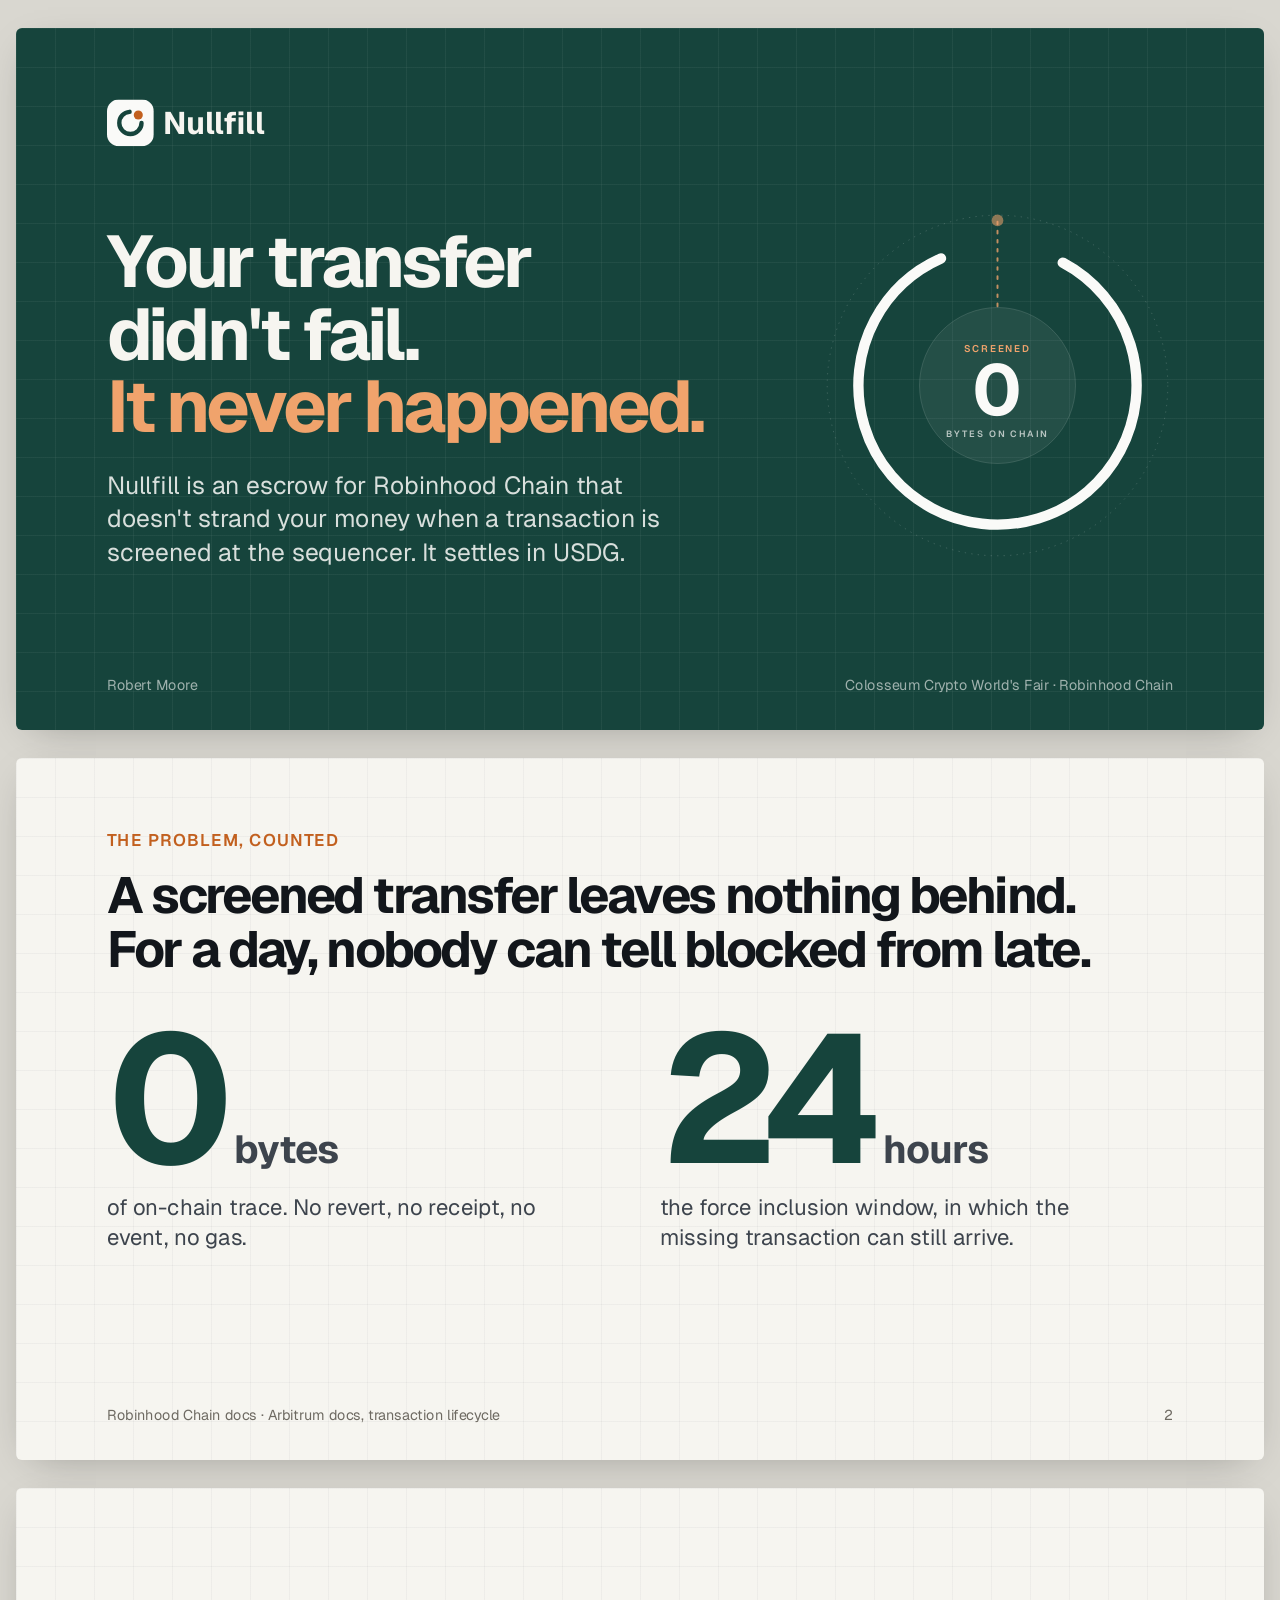
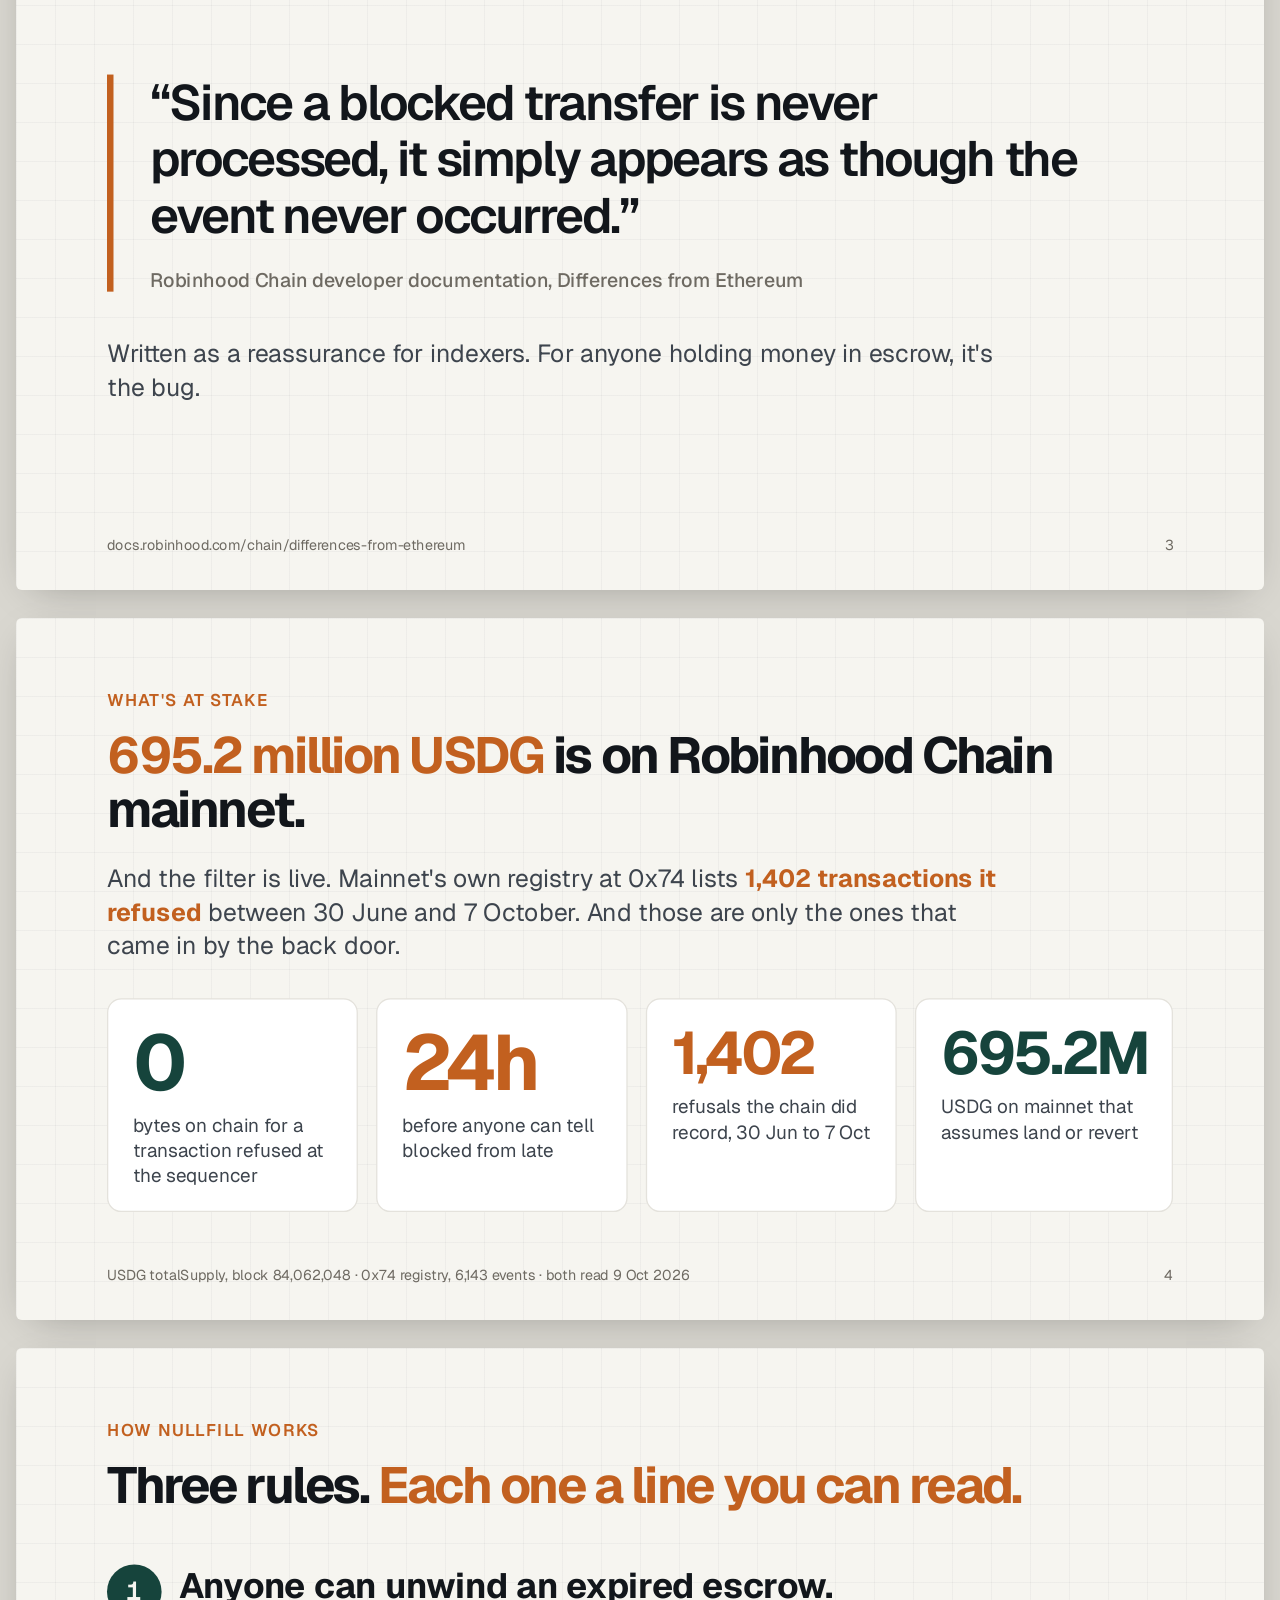
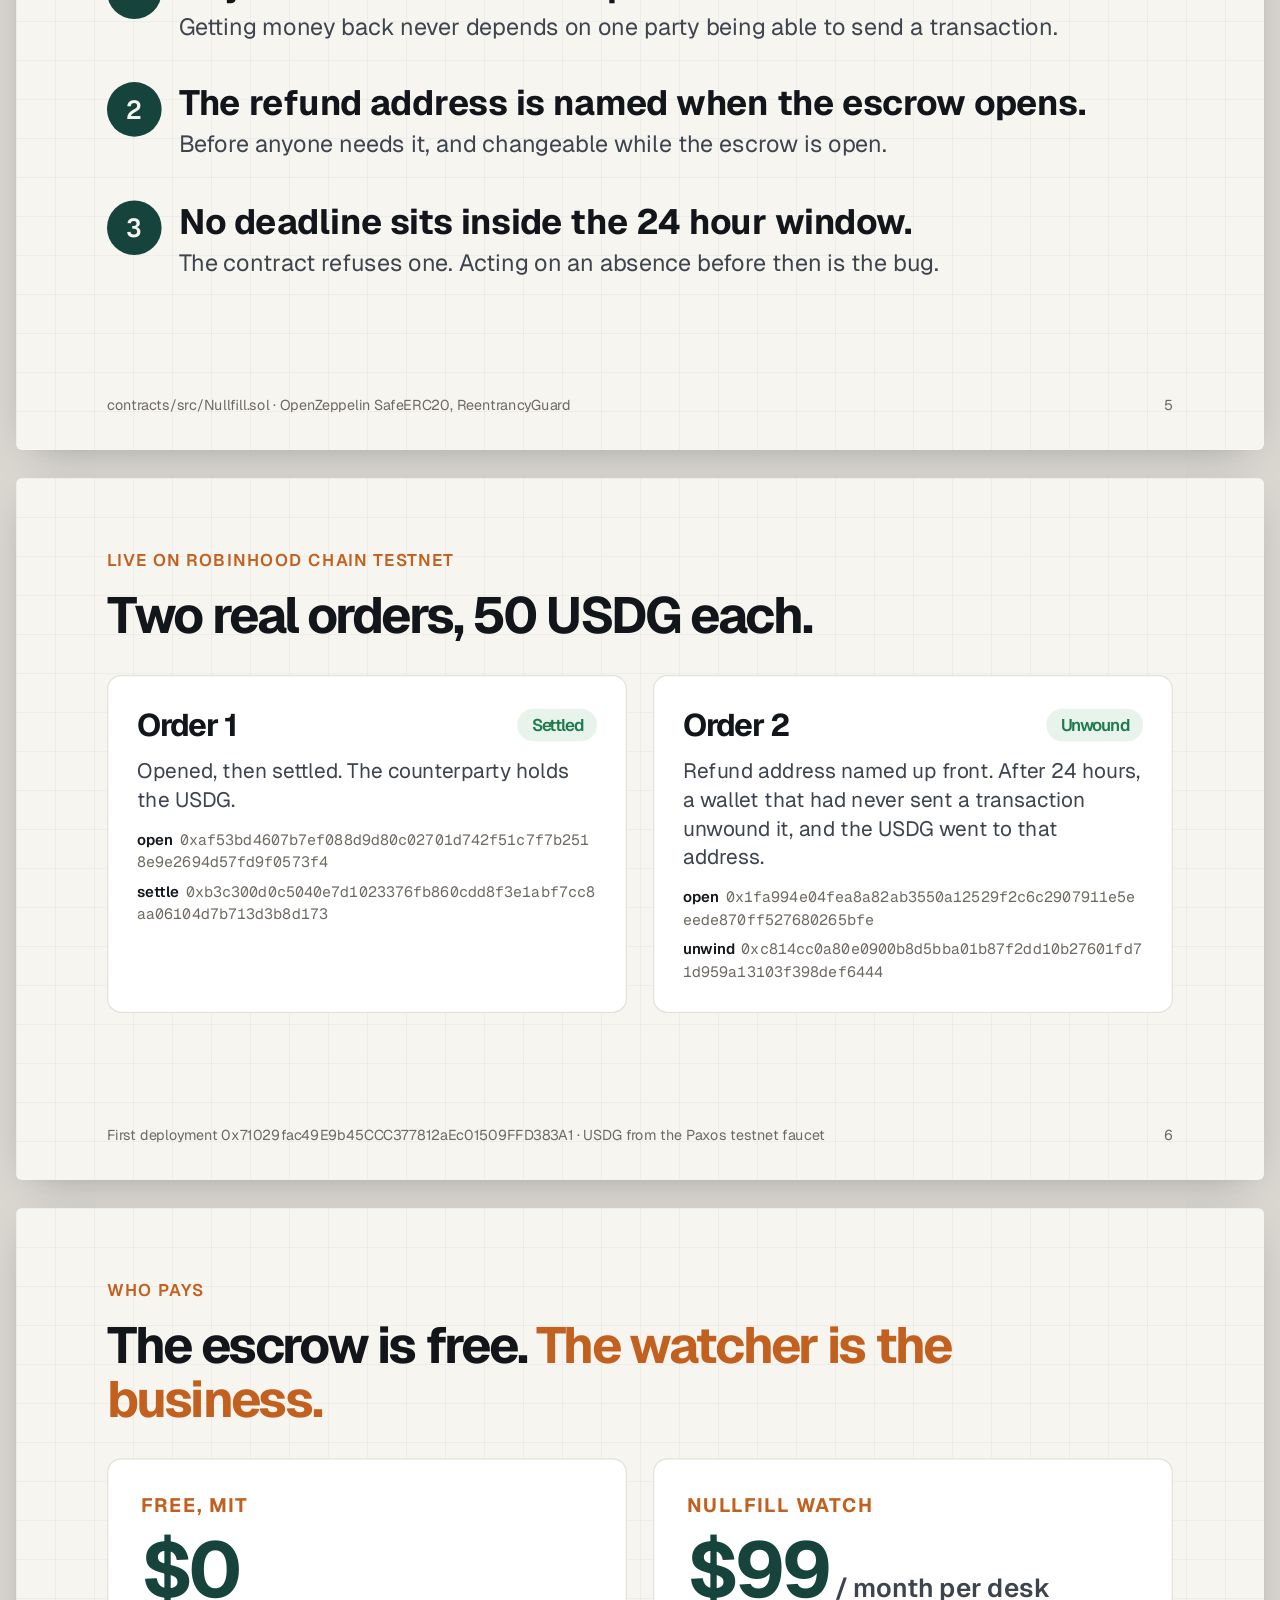
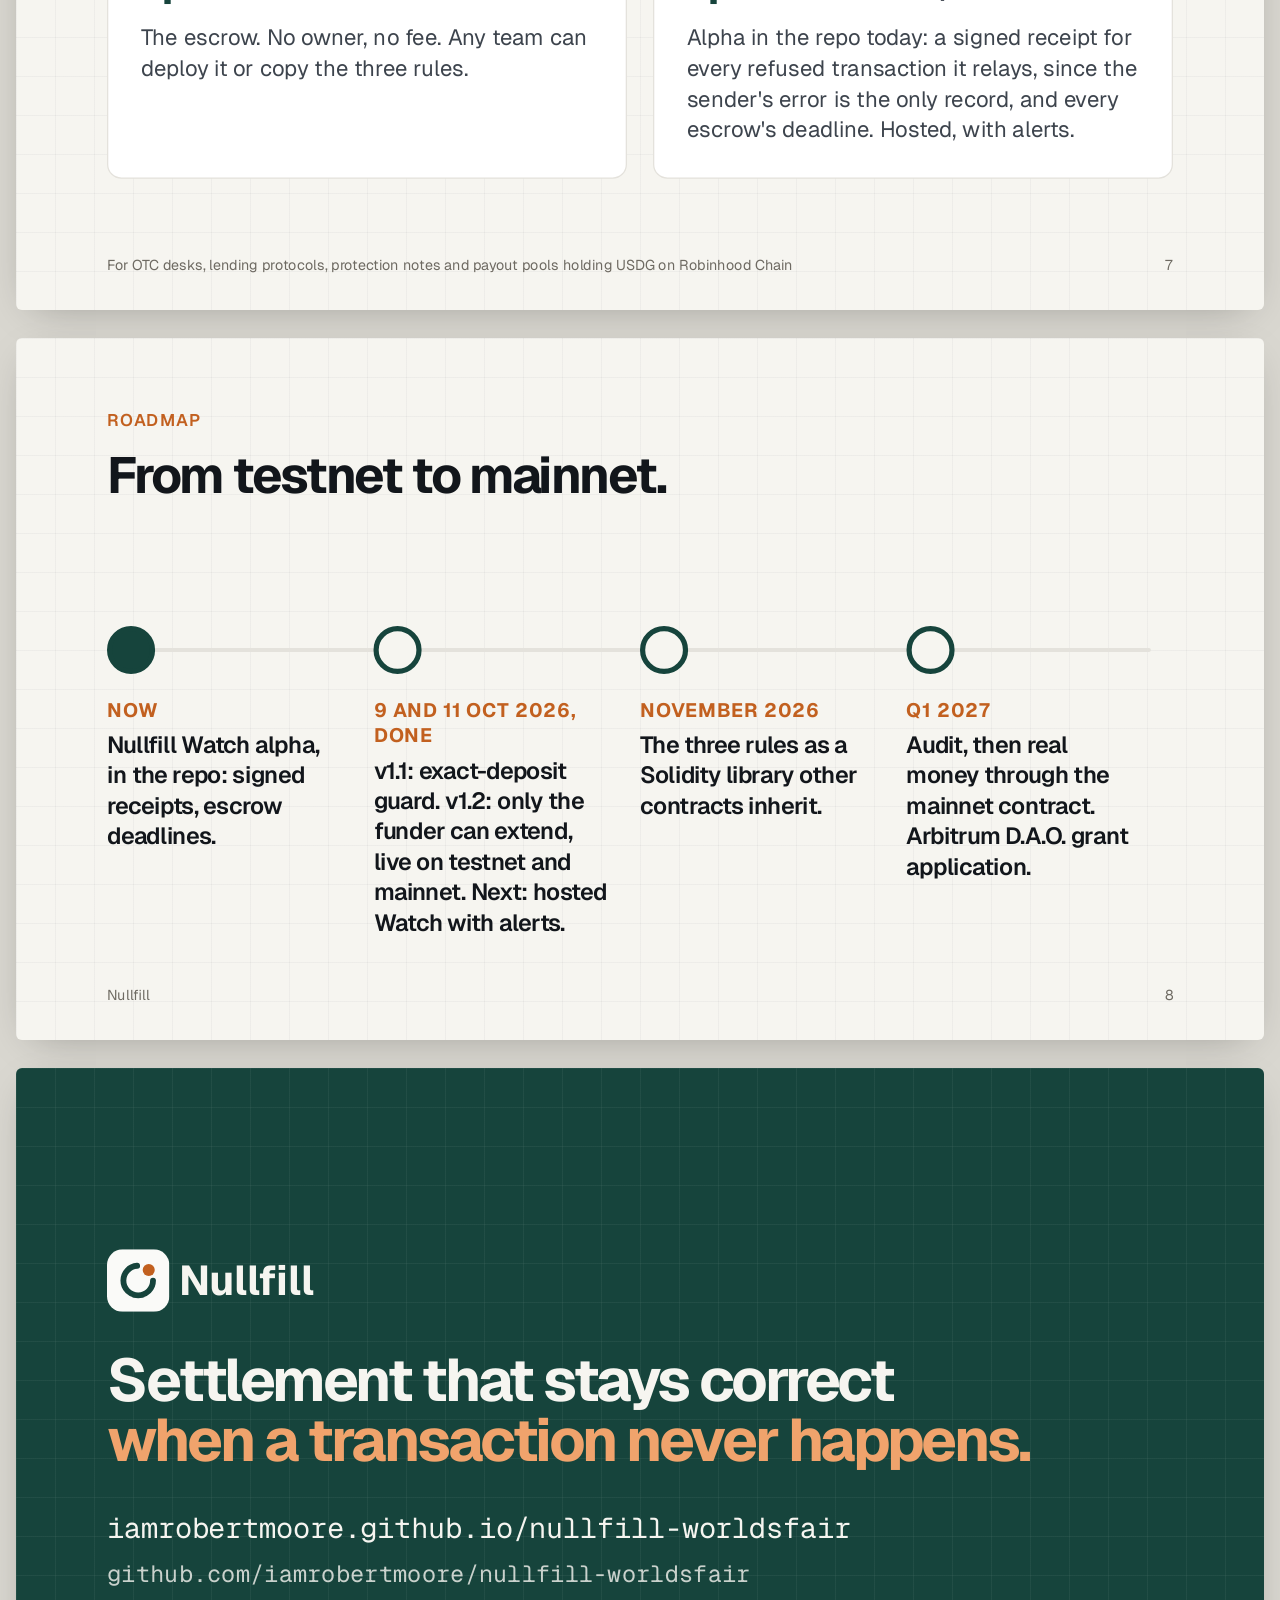
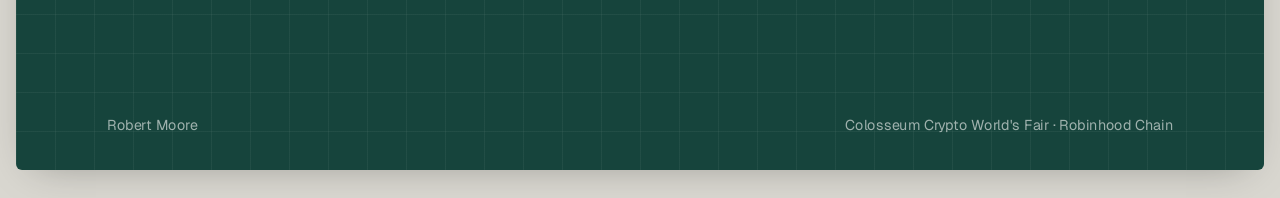
<file: web/deck/index.html>
<!DOCTYPE html>
<html lang="en">
<head>
<meta charset="utf-8">
<meta name="viewport" content="width=device-width, initial-scale=1">
<title>Nullfill · pitch deck</title>
<link rel="icon" href="../favicon.svg" type="image/svg+xml">
<link rel="preconnect" href="https://fonts.googleapis.com">
<link href="https://fonts.googleapis.com/css2?family=Geist:wght@400;500;600;700;800&family=Geist+Mono:wght@400;600&display=swap" rel="stylesheet">
<style>
  :root {
    --ink: #12161b; --ink-soft: #3d444d; --muted: #6e6a62;
    --paper: #f6f5f0; --paper-2: #f3f2ed; --line: #e4e2dc;
    --brand: #16443c; --brand-soft: #e6efec;
    --signal: #c2601f; --signal-soft: #fbeee5;
    --good: #1f7a4d; --good-soft: #e8f3ec;
    --serif: "Geist", "Inter", sans-serif;
    --sans: "Geist", "Inter", ui-sans-serif, -apple-system, "Segoe UI", Helvetica, Arial, sans-serif;
    --mono: "Geist Mono", "JetBrains Mono", ui-monospace, Menlo, monospace;
  }
  * { box-sizing: border-box; }
  html, body { margin: 0; background: #d9d7d0; color: var(--ink); font-family: var(--sans); }
  .deck { display: flex; flex-direction: column; align-items: center; gap: 28px; padding: 28px 0; }
  .frame { width: min(100vw - 32px, 1920px); aspect-ratio: 16 / 9; position: relative; overflow: hidden;
           box-shadow: 0 10px 40px -18px rgba(0,0,0,.35); border-radius: 6px; }
  .slide { position: absolute; top: 0; left: 0; width: 1920px; height: 1080px; transform-origin: 0 0;
           background: var(--paper); padding: 110px 140px; display: flex; flex-direction: column; }
  .slide.dark { background: var(--brand); color: var(--paper); }
  /* a faint grid, the only decoration */
  .slide::before { content: ""; position: absolute; inset: 0; pointer-events: none;
    background-image: linear-gradient(rgba(18,22,27,.035) 1px, transparent 1px),
                      linear-gradient(90deg, rgba(18,22,27,.035) 1px, transparent 1px);
    background-size: 60px 60px; }
  .slide.dark::before { background-image: linear-gradient(rgba(250,250,248,.05) 1px, transparent 1px),
                      linear-gradient(90deg, rgba(250,250,248,.05) 1px, transparent 1px); }
  .slide > * { position: relative; }
  .foot { position: absolute; left: 140px; right: 140px; bottom: 56px; display: flex; justify-content: space-between;
          font-size: 22px; color: var(--muted); }
  .dark .foot { color: rgba(250,250,248,.6); }
  .brand { display: flex; align-items: center; gap: 14px; font-weight: 700; color: var(--ink); }
  .dark .brand { color: var(--paper); }
  .eyebrow { font-size: 26px; font-weight: 600; letter-spacing: .08em; text-transform: uppercase; color: var(--signal); margin: 0 0 26px; }
  h1 { font-family: var(--serif); font-size: 112px; line-height: 1.0; letter-spacing: -0.05em; margin: 0; font-weight: 700; }
  h1 em, h2 em { font-style: normal; color: var(--signal); }
  .dark h1 em { color: #f0a36c; }
  h2 { font-family: var(--serif); font-size: 78px; line-height: 1.06; letter-spacing: -0.045em; margin: 0 0 40px; font-weight: 700; max-width: 1560px; }
  .gap { color: var(--signal); }
  .lede { font-size: 38px; line-height: 1.35; color: var(--ink-soft); max-width: 1400px; margin: 40px 0 0; }
  .dark .lede { color: rgba(250,250,248,.85); }
  .big { display: grid; grid-template-columns: 1fr 1fr; gap: 60px; margin-top: 30px; }
  .num { font-family: var(--serif); font-size: 280px; font-weight: 700; letter-spacing: -0.06em; line-height: .85; color: var(--brand); }
  .num span { font-family: var(--sans); font-size: 60px; letter-spacing: -0.01em; margin-left: 16px; color: var(--ink-soft); font-weight: 700; }
  .cap { font-size: 34px; line-height: 1.35; color: var(--ink-soft); margin-top: 26px; max-width: 700px; }
  blockquote { margin: 0; font-family: var(--serif); font-size: 76px; line-height: 1.14; letter-spacing: -0.04em; font-weight: 600; max-width: 1560px;
               border-left: 10px solid var(--signal); padding-left: 56px; }
  cite { display: block; font-family: var(--sans); font-style: normal; font-size: 30px; font-weight: 500; color: var(--muted); margin-top: 40px; letter-spacing: 0; }
  .stat-row { display: grid; grid-template-columns: repeat(4, 1fr); gap: 28px; margin-top: 56px; }
  .card { background: #fff; border: 2px solid var(--line); border-radius: 22px; padding: 36px 38px; }
  .card .k { font-family: var(--serif); font-size: 120px; font-weight: 700; letter-spacing: -0.06em; color: var(--brand); line-height: 1; }
  .card .k.warn { color: var(--signal); }
  .card .t { font-size: 29px; line-height: 1.32; color: var(--ink-soft); margin-top: 18px; }
  .rules { list-style: none; padding: 0; margin: 40px 0 0; display: grid; gap: 64px; counter-reset: r; }
  .rules li { counter-increment: r; display: grid; grid-template-columns: 110px 1fr; align-items: start;
              font-size: 54px; line-height: 1.22; font-weight: 700; }
  .rules li::before { content: counter(r); width: 84px; height: 84px; border-radius: 50%; background: var(--brand); color: var(--paper);
              display: grid; place-items: center; font-family: var(--mono); font-size: 40px; font-weight: 600; }
  .rules small { display: block; font-size: 36px; font-weight: 400; color: var(--ink-soft); margin-top: 8px; }
  .orders { display: grid; grid-template-columns: 1fr 1fr; gap: 40px; margin-top: 10px; }
  .order { background: #fff; border: 2px solid var(--line); border-radius: 22px; padding: 44px; }
  .order h3 { margin: 0 0 18px; font-family: var(--serif); font-weight: 700; letter-spacing: -0.04em; font-size: 48px; display: flex; justify-content: space-between; align-items: center; }
  .pill { font-family: var(--sans); font-size: 26px; font-weight: 600; border-radius: 999px; padding: 8px 22px; }
  .pill.good { background: var(--good-soft); color: var(--good); }
  .order p { font-size: 32px; line-height: 1.38; color: var(--ink-soft); margin: 0 0 22px; }
  code, .mono { font-family: var(--mono); }
  .hash { font-family: var(--mono); font-size: 23px; color: var(--muted); word-break: break-all; line-height: 1.5; }
  .hash b { color: var(--ink); font-weight: 600; font-family: var(--sans); margin-right: 10px; }
  .money { display: grid; grid-template-columns: 1fr 1fr; gap: 40px; margin-top: 10px; }
  .money .card { padding: 50px; }
  .money h3 { margin: 0 0 20px; font-size: 30px; letter-spacing: .08em; text-transform: uppercase; color: var(--signal); }
  .money .price { font-family: var(--serif); font-size: 120px; font-weight: 700; letter-spacing: -0.06em; color: var(--brand); line-height: 1; }
  .money .price span { font-family: var(--sans); font-size: 40px; color: var(--ink-soft); font-weight: 600; letter-spacing: 0; }
  .money p { font-size: 34px; line-height: 1.38; color: var(--ink-soft); margin: 22px 0 0; }
  .road { display: grid; grid-template-columns: repeat(4, 1fr); gap: 0; margin-top: 150px; position: relative; }
  .road::before { content: ""; position: absolute; top: 34px; left: 34px; right: 34px; height: 6px; background: var(--line); border-radius: 3px; }
  .step { position: relative; padding-right: 50px; }
  .step .dot { width: 74px; height: 74px; border-radius: 50%; background: var(--paper); border: 8px solid var(--brand); }
  .step:first-child .dot { background: var(--brand); }
  .step .when { font-size: 30px; font-weight: 700; color: var(--signal); margin: 36px 0 12px; letter-spacing: .04em; text-transform: uppercase; }
  .step .what { font-family: var(--serif); font-weight: 600 !important; letter-spacing: -0.03em; font-size: 36px; line-height: 1.3; font-weight: 600; }
  .close-url { font-family: var(--mono); font-size: 44px; margin-top: 60px; color: var(--paper); }
  .close-url div { margin-top: 18px; opacity: .8; font-size: 36px; }
  @media print { .deck { gap: 0; padding: 0; } .frame { box-shadow: none; border-radius: 0; } }
</style>
</head>
<body>
<div class="deck">

<!-- P1 -->
<div class="frame"><section class="slide dark" id="s1">
  <div class="brand" style="margin-bottom:120px">
    <svg width="72" height="72" viewBox="0 0 64 64" aria-hidden="true"><rect width="64" height="64" rx="16" fill="#FAFAF8"/><circle cx="32" cy="32" r="15.2" fill="none" stroke="#16443C" stroke-width="6" stroke-dasharray="70 25.5" stroke-linecap="round"/><circle cx="42.8" cy="21.2" r="6.2" fill="#C2601F"/></svg>
    <span style="font-size:48px">Nullfill</span>
  </div>
  <h1>Your transfer<br>didn't fail.<br><em>It never happened.</em></h1>
  <p class="lede" style="max-width:900px">Nullfill is an escrow for Robinhood Chain that doesn't strand your money when a transaction is screened at the sequencer. It settles in USDG.</p>
  <svg viewBox="0 0 600 600" width="600" height="600" style="position:absolute;right:110px;top:250px" aria-hidden="true">
    <circle cx="300" cy="300" r="262" fill="none" stroke="rgba(250,250,248,.18)" stroke-width="1.5" stroke-dasharray="2 8"/>
    <circle cx="300" cy="300" r="214" fill="none" stroke="#FAFAF8" stroke-width="16" stroke-linecap="round" stroke-dasharray="1150 194" transform="rotate(-62 300 300)"/>
    <line x1="300" y1="178" x2="300" y2="40" stroke="#f0a36c" stroke-width="3" stroke-linecap="round" stroke-dasharray="4 10" opacity=".8"/>
    <circle cx="300" cy="46" r="9" fill="#f0a36c" opacity=".55"/>
    <circle cx="300" cy="300" r="120" fill="rgba(250,250,248,.06)" stroke="rgba(250,250,248,.2)"/>
    <text x="300" y="248" text-anchor="middle" font-family="Geist" font-weight="600" font-size="15" letter-spacing="3" fill="#f0a36c">SCREENED</text>
    <text x="300" y="345" text-anchor="middle" font-family="Geist" font-weight="700" font-size="110" fill="#FAFAF8">0</text>
    <text x="300" y="380" text-anchor="middle" font-family="Geist" font-weight="600" font-size="14" letter-spacing="3" fill="rgba(250,250,248,.7)">BYTES ON CHAIN</text>
  </svg>
  <div class="foot"><span>Robert Moore</span><span>Colosseum Crypto World's Fair · Robinhood Chain</span></div>
</section></div>

<!-- P2 -->
<div class="frame"><section class="slide" id="s2">
  <p class="eyebrow">The problem, counted</p>
  <h2>A screened transfer leaves nothing behind. For a day, nobody can tell blocked from late.</h2>
  <div class="big">
    <div><div class="num">0<span>bytes</span></div><p class="cap">of on-chain trace. No revert, no receipt, no event, no gas.</p></div>
    <div><div class="num">24<span>hours</span></div><p class="cap">the force inclusion window, in which the missing transaction can still arrive.</p></div>
  </div>
  <div class="foot"><span>Robinhood Chain docs · Arbitrum docs, transaction lifecycle</span><span>2</span></div>
</section></div>

<!-- P3 -->
<div class="frame"><section class="slide" id="s3" style="justify-content:center">
  <blockquote>“Since a blocked transfer is never processed, it simply appears as though the event never occurred.”
    <cite>Robinhood Chain developer documentation, Differences from Ethereum</cite></blockquote>
  <p class="lede" style="margin-top:70px">Written as a reassurance for indexers. For anyone holding money in escrow, it's the bug.</p>
  <div class="foot"><span>docs.robinhood.com/chain/differences-from-ethereum</span><span>3</span></div>
</section></div>

<!-- P4 -->
<div class="frame"><section class="slide" id="s4">
  <p class="eyebrow">What's at stake</p>
  <h2><em>695.2 million USDG</em> is on Robinhood Chain mainnet.</h2>
  <p class="lede" style="margin-top:0">And the filter is live. Mainnet's own registry at 0x74 lists <b style="color:var(--signal)">1,402 transactions it refused</b> between 30 June and 7 October. And those are only the ones that came in by the back door.</p>
  <div class="stat-row">
    <div class="card"><div class="k">0</div><div class="t">bytes on chain for a transaction refused at the sequencer</div></div>
    <div class="card"><div class="k warn">24h</div><div class="t">before anyone can tell blocked from late</div></div>
    <div class="card"><div class="k warn" style="font-size:92px">1,402</div><div class="t">refusals the chain did record, 30 Jun to 7 Oct</div></div>
    <div class="card"><div class="k" style="font-size:92px">695.2M</div><div class="t">USDG on mainnet that assumes land or revert</div></div>
  </div>
  <div class="foot"><span>USDG totalSupply, block 84,062,048 · 0x74 registry, 6,143 events · both read 9 Oct 2026</span><span>4</span></div>
</section></div>

<!-- P5 -->
<div class="frame"><section class="slide" id="s5">
  <p class="eyebrow">How Nullfill works</p>
  <h2>Three rules. <em>Each one a line you can read.</em></h2>
  <ol class="rules">
    <li><div>Anyone can unwind an expired escrow.<small>Getting money back never depends on one party being able to send a transaction.</small></div></li>
    <li><div>The refund address is named when the escrow opens.<small>Before anyone needs it, and changeable while the escrow is open.</small></div></li>
    <li><div>No deadline sits inside the 24 hour window.<small>The contract refuses one. Acting on an absence before then is the bug.</small></div></li>
  </ol>
  <div class="foot"><span>contracts/src/Nullfill.sol · OpenZeppelin SafeERC20, ReentrancyGuard</span><span>5</span></div>
</section></div>

<!-- P6 -->
<div class="frame"><section class="slide" id="s6">
  <p class="eyebrow">Live on Robinhood Chain testnet</p>
  <h2>Two real orders, 50 USDG each.</h2>
  <div class="orders">
    <div class="order"><h3>Order 1 <span class="pill good">Settled</span></h3>
      <p>Opened, then settled. The counterparty holds the USDG.</p>
      <div class="hash"><b>open</b>0xaf53bd4607b7ef088d9d80c02701d742f51c7f7b2518e9e2694d57fd9f0573f4</div>
      <div class="hash" style="margin-top:12px"><b>settle</b>0xb3c300d0c5040e7d1023376fb860cdd8f3e1abf7cc8aa06104d7b713d3b8d173</div></div>
    <div class="order"><h3>Order 2 <span class="pill good" id="o2pill">Unwound</span></h3>
      <p>Refund address named up front. After 24 hours, a wallet that had never sent a transaction unwound it, and the USDG went to that address.</p>
      <div class="hash"><b>open</b>0x1fa994e04fea8a82ab3550a12529f2c6c2907911e5eeede870ff527680265bfe</div>
      <div class="hash" style="margin-top:12px" id="o2unwind"><b>unwind</b>0xc814cc0a80e0900b8d5bba01b87f2dd10b27601fd71d959a13103f398def6444</div></div>
  </div>
  <div class="foot"><span>First deployment 0x71029fac49E9b45CCC377812aEc01509FFD383A1 · USDG from the Paxos testnet faucet</span><span>6</span></div>
</section></div>

<!-- P7 -->
<div class="frame"><section class="slide" id="s7">
  <p class="eyebrow">Who pays</p>
  <h2>The escrow is free. <em>The watcher is the business.</em></h2>
  <div class="money">
    <div class="card"><h3>Free, MIT</h3><div class="price">$0</div>
      <p>The escrow. No owner, no fee. Any team can deploy it or copy the three rules.</p></div>
    <div class="card"><h3>Nullfill Watch</h3><div class="price">$99<span> / month per desk</span></div>
      <p>Alpha in the repo today: a signed receipt for every refused transaction it relays, since the sender's error is the only record, and every escrow's deadline. Hosted, with alerts.</p></div>
  </div>
  <div class="foot"><span>For OTC desks, lending protocols, protection notes and payout pools holding USDG on Robinhood Chain</span><span>7</span></div>
</section></div>

<!-- P8 -->
<div class="frame"><section class="slide" id="s8">
  <p class="eyebrow">Roadmap</p>
  <h2>From testnet to mainnet.</h2>
  <div class="road">
    <div class="step"><div class="dot"></div><div class="when">Now</div><div class="what">Nullfill Watch alpha, in the repo: signed receipts, escrow deadlines.</div></div>
    <div class="step"><div class="dot"></div><div class="when">9 and 11 Oct 2026, done</div><div class="what">v1.1: exact-deposit guard. v1.2: only the funder can extend, live on testnet and mainnet. Next: hosted Watch with alerts.</div></div>
    <div class="step"><div class="dot"></div><div class="when">November 2026</div><div class="what">The three rules as a Solidity library other contracts inherit.</div></div>
    <div class="step"><div class="dot"></div><div class="when">Q1 2027</div><div class="what">Audit, then real money through the mainnet contract. Arbitrum D.A.O. grant application.</div></div>
  </div>
  <div class="foot"><span>Nullfill</span><span>8</span></div>
</section></div>

<!-- P9 -->
<div class="frame"><section class="slide dark" id="s9" style="justify-content:center">
  <div class="brand" style="margin-bottom:60px">
    <svg width="96" height="96" viewBox="0 0 64 64" aria-hidden="true"><rect width="64" height="64" rx="16" fill="#FAFAF8"/><circle cx="32" cy="32" r="15.2" fill="none" stroke="#16443C" stroke-width="6" stroke-dasharray="70 25.5" stroke-linecap="round"/><circle cx="42.8" cy="21.2" r="6.2" fill="#C2601F"/></svg>
    <span style="font-size:64px">Nullfill</span>
  </div>
  <h1 style="font-size:92px">Settlement that stays correct<br><em>when a transaction never happens.</em></h1>
  <div class="close-url">iamrobertmoore.github.io/nullfill-worldsfair<div>github.com/iamrobertmoore/nullfill-worldsfair</div></div>
  <div class="foot"><span>Robert Moore</span><span>Colosseum Crypto World's Fair · Robinhood Chain</span></div>
</section></div>

</div>
<script>
  // Scale each 1920x1080 slide to its frame, so the deck reads on any screen.
  const fit = () => document.querySelectorAll('.frame').forEach((f) => {
    f.querySelector('.slide').style.transform = `scale(${f.clientWidth / 1920})`;
  });
  addEventListener('resize', fit); fit();
</script>
</body>
</html>
</file>
